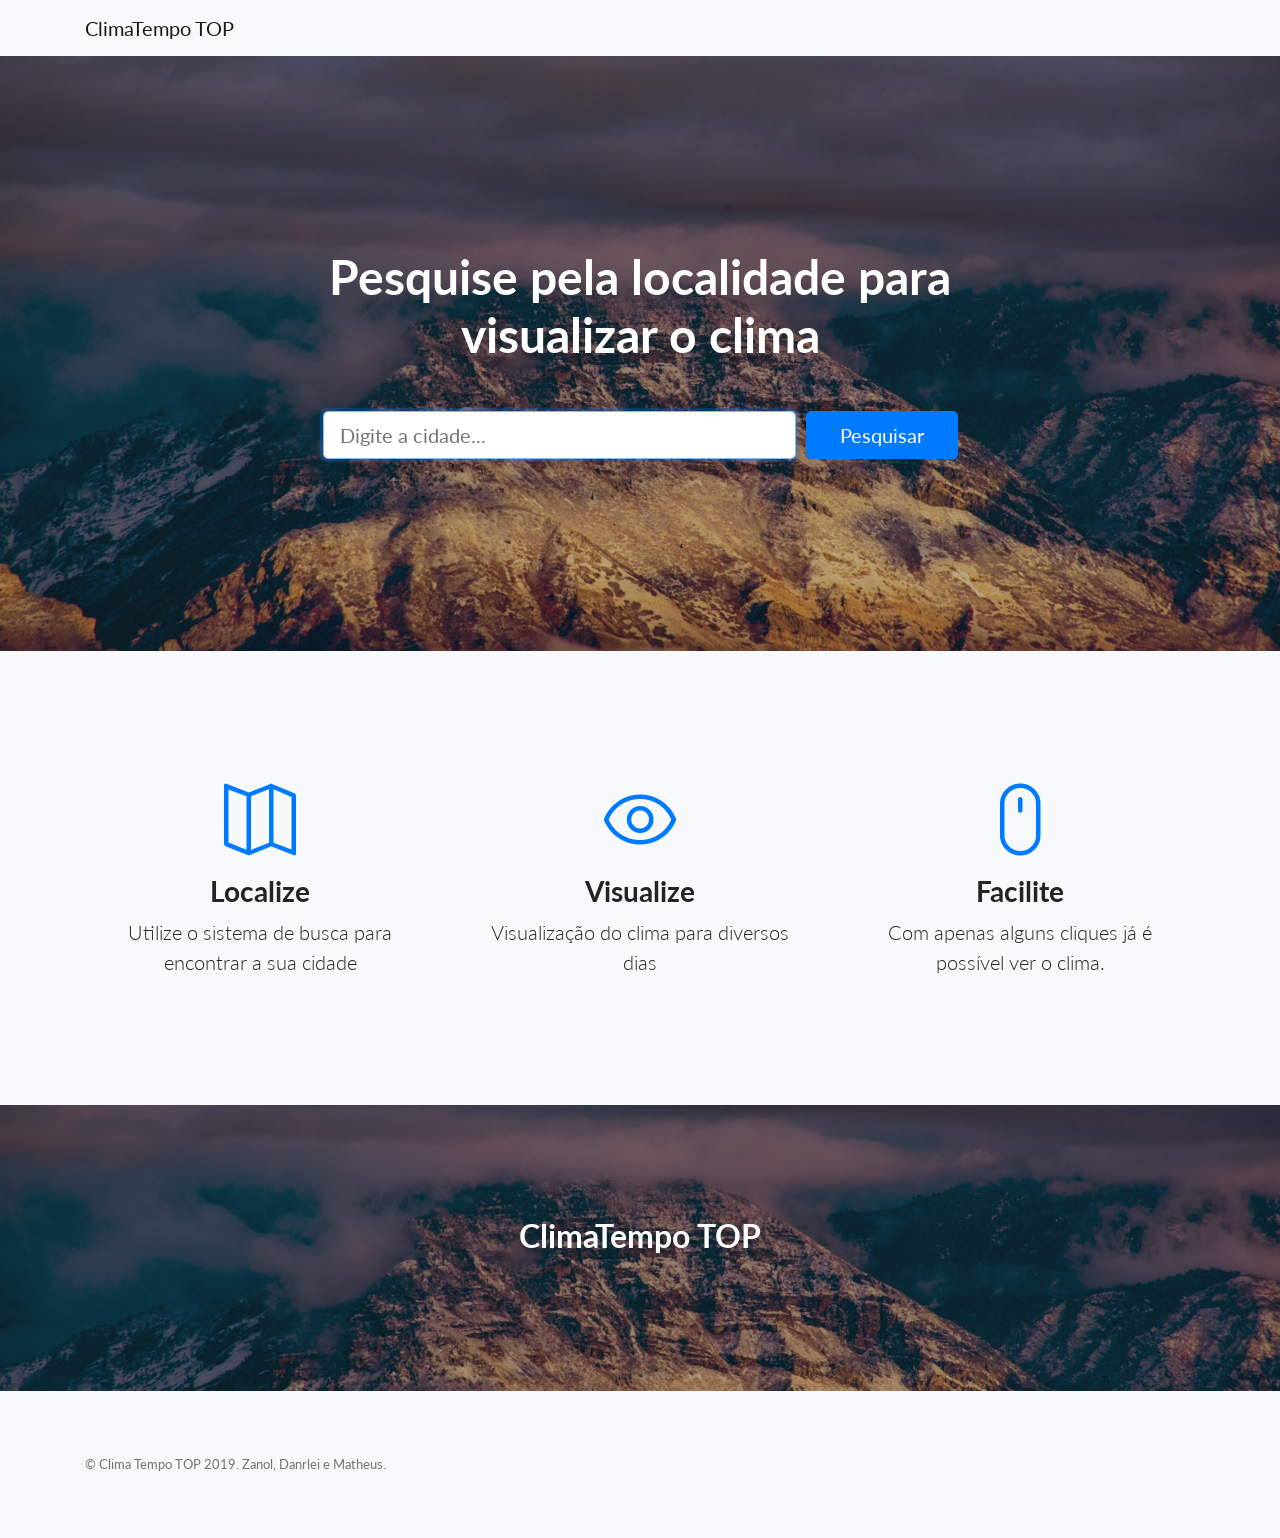
<file: ClimaTempoTOP/index.html>
<!DOCTYPE html>
<html lang="pt-Br">

<head>
	<meta charset="utf-8">
	<meta name="viewport" content="width=device-width, initial-scale=1, shrink-to-fit=no">
	<meta name="description" content="">
	<meta name="author" content="">

	<title>ClimaTempoTOP</title>

	<!-- Bootstrap core CSS -->
	<link href="vendor/bootstrap/css/bootstrap.min.css" rel="stylesheet">

        <link rel = "shortcut icon" type = "imagem/x-icon" href = "img/icone.ico"/>
        <link rel="stylesheet" type="text/css" href="css/zoom.css">
        <link rel="stylesheet" href="https://use.fontawesome.com/releases/v5.8.2/css/all.css" integrity="sha384-oS3vJWv+0UjzBfQzYUhtDYW+Pj2yciDJxpsK1OYPAYjqT085Qq/1cq5FLXAZQ7Ay" crossorigin="anonymous">
	<link href="vendor/fontawesome-free/css/all.min.css" rel="stylesheet">
	<link href="vendor/simple-line-icons/css/simple-line-icons.css" rel="stylesheet" type="text/css">
	<link href="https://fonts.googleapis.com/css?family=Lato:300,400,700,300italic,400italic,700italic" rel="stylesheet" type="text/css">
	<link href="css/landing-page.min.css" rel="stylesheet">

</head>

<body>
	<nav class="navbar navbar-light bg-light static-top">
		<div id="topo" class="container">
			<a class="navbar-brand" href="#">ClimaTempo TOP</a>
		</div>
	</nav>

	<header class="masthead text-white text-center">
		<div class="overlay"></div>
		<div class="container">
			<div class="row">
				<div class="col-xl-9 mx-auto">
					<h1 class="mb-5">Pesquise pela localidade para visualizar o clima</h1>
				</div>
				<div class="col-md-10 col-lg-8 col-xl-7 mx-auto">
					<form action="" id="formulario">
						<div class="form-row">
							<div class="col-12 col-md-9 mb-2 mb-md-0">
								<input autofocus type="text" id="cidadeDigitada" class="form-control form-control-lg" placeholder="Digite a cidade...">
							</div>
							<div class="col-12 col-md-3">
								<button type="submit" class="btn btn-block btn-lg btn-primary">Pesquisar</button>
							</div>
						</div>
					</form>
				</div>
			</div>
		</div>
	</header>

	<section class="features-icons bg-light text-center">
		<div class="container">
			<div class="row">
				<div class="col-lg-4">
					<div class="features-icons-item mx-auto mb-5 mb-lg-0 mb-lg-3">
						<div class="features-icons-icon d-flex">
							<i class="icon-map m-auto text-primary"></i>
						</div>
						<h3>Localize</h3>
						<p class="lead mb-0">Utilize o sistema de busca para encontrar a sua cidade</p>
					</div>
				</div>
				<div class="col-lg-4">
					<div class="features-icons-item mx-auto mb-5 mb-lg-0 mb-lg-3">
						<div class="features-icons-icon d-flex">
							<i class="icon-eye m-auto text-primary"></i>
						</div>
						<h3>Visualize</h3>
						<p class="lead mb-0">Visualização do clima para diversos dias</p>
					</div>
				</div>
				<div class="col-lg-4">
					<div class="features-icons-item mx-auto mb-0 mb-lg-3">
						<div class="features-icons-icon d-flex">
							<i class="icon-mouse m-auto text-primary"></i>
						</div>
						<h3>Facilite</h3>
						<p class="lead mb-0">Com apenas alguns cliques já é possível ver o clima.</p>
					</div>
				</div>
			</div>
		</div>
	</section>

	<section class="showcase">
		<div class="container-fluid p-0">
                    <div id="saida"></div>
		</div>
	</section>
        

	<section class="call-to-action text-white text-center">
		<div class="overlay"></div>
		<div class="container">
			<div class="row">
				<div class="col-xl-9 mx-auto">
					<h2 class="mb-4">ClimaTempo TOP</h2>
				</div>
				<div class="col-md-10 col-lg-8 col-xl-7 mx-auto">
				</div>
			</div>
		</div>
	</section>

	<footer class="footer bg-light">
		<div class="container">
			<div class="row">
				<div class="col-lg-6 h-100 text-center text-lg-left my-auto">
					<p class="text-muted small mb-4 mb-lg-0">&copy; Clima Tempo TOP 2019. Zanol, Danrlei e Matheus.</p>
				</div>
				<div class="col-lg-6 h-100 text-center text-lg-right my-auto">

				</div>
			</div>
		</div>
	</footer>

	<script src="vendor/jquery/jquery.min.js"></script>
	<script src="vendor/bootstrap/js/bootstrap.bundle.min.js"></script>
        <script type="text/javascript" src="js/purl.js"></script>
        <script type="text/javascript" src="js/funcoes.js"></script>
</body>
</html>
</file>
<file: ClimaTempoTOP/css/zoom.css>
.zoom {
	overflow: hidden;
}

.zoom img {
	max-width: 100%;
	-moz-transition: all 0.3s;
	-webkit-transition: all 0.3s;
	transition: all 0.3s;
}

.zoom:hover img {
	-moz-transform: scale(1.1);
	-webkit-transform: scale(1.1);
	transform: scale(1.1);
}

.text-item {
	position: absolute;
	left: 5%;
	right: 5%;
	bottom: 20px;
	z-index: 10;
	padding-top: 20px;
	padding-bottom: 20px;
	color: #ffffff;
	text-align: center;
	font-weight: 700;
	text-shadow: 0 1px 3px rgba(0,0,0,0.6);
}
</file>
<file: ClimaTempoTOP/vendor/simple-line-icons/css/simple-line-icons.css>
@font-face {
  font-family: 'simple-line-icons';
  src: url('../fonts/Simple-Line-Icons.eot?v=2.4.0');
  src: url('../fonts/Simple-Line-Icons.eot?v=2.4.0#iefix') format('embedded-opentype'), url('../fonts/Simple-Line-Icons.woff2?v=2.4.0') format('woff2'), url('../fonts/Simple-Line-Icons.ttf?v=2.4.0') format('truetype'), url('../fonts/Simple-Line-Icons.woff?v=2.4.0') format('woff'), url('../fonts/Simple-Line-Icons.svg?v=2.4.0#simple-line-icons') format('svg');
  font-weight: normal;
  font-style: normal;
}
/*
 Use the following CSS code if you want to have a class per icon.
 Instead of a list of all class selectors, you can use the generic [class*="icon-"] selector, but it's slower:
*/
.icon-user,
.icon-people,
.icon-user-female,
.icon-user-follow,
.icon-user-following,
.icon-user-unfollow,
.icon-login,
.icon-logout,
.icon-emotsmile,
.icon-phone,
.icon-call-end,
.icon-call-in,
.icon-call-out,
.icon-map,
.icon-location-pin,
.icon-direction,
.icon-directions,
.icon-compass,
.icon-layers,
.icon-menu,
.icon-list,
.icon-options-vertical,
.icon-options,
.icon-arrow-down,
.icon-arrow-left,
.icon-arrow-right,
.icon-arrow-up,
.icon-arrow-up-circle,
.icon-arrow-left-circle,
.icon-arrow-right-circle,
.icon-arrow-down-circle,
.icon-check,
.icon-clock,
.icon-plus,
.icon-minus,
.icon-close,
.icon-event,
.icon-exclamation,
.icon-organization,
.icon-trophy,
.icon-screen-smartphone,
.icon-screen-desktop,
.icon-plane,
.icon-notebook,
.icon-mustache,
.icon-mouse,
.icon-magnet,
.icon-energy,
.icon-disc,
.icon-cursor,
.icon-cursor-move,
.icon-crop,
.icon-chemistry,
.icon-speedometer,
.icon-shield,
.icon-screen-tablet,
.icon-magic-wand,
.icon-hourglass,
.icon-graduation,
.icon-ghost,
.icon-game-controller,
.icon-fire,
.icon-eyeglass,
.icon-envelope-open,
.icon-envelope-letter,
.icon-bell,
.icon-badge,
.icon-anchor,
.icon-wallet,
.icon-vector,
.icon-speech,
.icon-puzzle,
.icon-printer,
.icon-present,
.icon-playlist,
.icon-pin,
.icon-picture,
.icon-handbag,
.icon-globe-alt,
.icon-globe,
.icon-folder-alt,
.icon-folder,
.icon-film,
.icon-feed,
.icon-drop,
.icon-drawer,
.icon-docs,
.icon-doc,
.icon-diamond,
.icon-cup,
.icon-calculator,
.icon-bubbles,
.icon-briefcase,
.icon-book-open,
.icon-basket-loaded,
.icon-basket,
.icon-bag,
.icon-action-undo,
.icon-action-redo,
.icon-wrench,
.icon-umbrella,
.icon-trash,
.icon-tag,
.icon-support,
.icon-frame,
.icon-size-fullscreen,
.icon-size-actual,
.icon-shuffle,
.icon-share-alt,
.icon-share,
.icon-rocket,
.icon-question,
.icon-pie-chart,
.icon-pencil,
.icon-note,
.icon-loop,
.icon-home,
.icon-grid,
.icon-graph,
.icon-microphone,
.icon-music-tone-alt,
.icon-music-tone,
.icon-earphones-alt,
.icon-earphones,
.icon-equalizer,
.icon-like,
.icon-dislike,
.icon-control-start,
.icon-control-rewind,
.icon-control-play,
.icon-control-pause,
.icon-control-forward,
.icon-control-end,
.icon-volume-1,
.icon-volume-2,
.icon-volume-off,
.icon-calendar,
.icon-bulb,
.icon-chart,
.icon-ban,
.icon-bubble,
.icon-camrecorder,
.icon-camera,
.icon-cloud-download,
.icon-cloud-upload,
.icon-envelope,
.icon-eye,
.icon-flag,
.icon-heart,
.icon-info,
.icon-key,
.icon-link,
.icon-lock,
.icon-lock-open,
.icon-magnifier,
.icon-magnifier-add,
.icon-magnifier-remove,
.icon-paper-clip,
.icon-paper-plane,
.icon-power,
.icon-refresh,
.icon-reload,
.icon-settings,
.icon-star,
.icon-symbol-female,
.icon-symbol-male,
.icon-target,
.icon-credit-card,
.icon-paypal,
.icon-social-tumblr,
.icon-social-twitter,
.icon-social-facebook,
.icon-social-instagram,
.icon-social-linkedin,
.icon-social-pinterest,
.icon-social-github,
.icon-social-google,
.icon-social-reddit,
.icon-social-skype,
.icon-social-dribbble,
.icon-social-behance,
.icon-social-foursqare,
.icon-social-soundcloud,
.icon-social-spotify,
.icon-social-stumbleupon,
.icon-social-youtube,
.icon-social-dropbox,
.icon-social-vkontakte,
.icon-social-steam {
  font-family: 'simple-line-icons';
  speak: none;
  font-style: normal;
  font-weight: normal;
  font-variant: normal;
  text-transform: none;
  line-height: 1;
  /* Better Font Rendering =========== */
  -webkit-font-smoothing: antialiased;
  -moz-osx-font-smoothing: grayscale;
}
.icon-user:before {
  content: "\e005";
}
.icon-people:before {
  content: "\e001";
}
.icon-user-female:before {
  content: "\e000";
}
.icon-user-follow:before {
  content: "\e002";
}
.icon-user-following:before {
  content: "\e003";
}
.icon-user-unfollow:before {
  content: "\e004";
}
.icon-login:before {
  content: "\e066";
}
.icon-logout:before {
  content: "\e065";
}
.icon-emotsmile:before {
  content: "\e021";
}
.icon-phone:before {
  content: "\e600";
}
.icon-call-end:before {
  content: "\e048";
}
.icon-call-in:before {
  content: "\e047";
}
.icon-call-out:before {
  content: "\e046";
}
.icon-map:before {
  content: "\e033";
}
.icon-location-pin:before {
  content: "\e096";
}
.icon-direction:before {
  content: "\e042";
}
.icon-directions:before {
  content: "\e041";
}
.icon-compass:before {
  content: "\e045";
}
.icon-layers:before {
  content: "\e034";
}
.icon-menu:before {
  content: "\e601";
}
.icon-list:before {
  content: "\e067";
}
.icon-options-vertical:before {
  content: "\e602";
}
.icon-options:before {
  content: "\e603";
}
.icon-arrow-down:before {
  content: "\e604";
}
.icon-arrow-left:before {
  content: "\e605";
}
.icon-arrow-right:before {
  content: "\e606";
}
.icon-arrow-up:before {
  content: "\e607";
}
.icon-arrow-up-circle:before {
  content: "\e078";
}
.icon-arrow-left-circle:before {
  content: "\e07a";
}
.icon-arrow-right-circle:before {
  content: "\e079";
}
.icon-arrow-down-circle:before {
  content: "\e07b";
}
.icon-check:before {
  content: "\e080";
}
.icon-clock:before {
  content: "\e081";
}
.icon-plus:before {
  content: "\e095";
}
.icon-minus:before {
  content: "\e615";
}
.icon-close:before {
  content: "\e082";
}
.icon-event:before {
  content: "\e619";
}
.icon-exclamation:before {
  content: "\e617";
}
.icon-organization:before {
  content: "\e616";
}
.icon-trophy:before {
  content: "\e006";
}
.icon-screen-smartphone:before {
  content: "\e010";
}
.icon-screen-desktop:before {
  content: "\e011";
}
.icon-plane:before {
  content: "\e012";
}
.icon-notebook:before {
  content: "\e013";
}
.icon-mustache:before {
  content: "\e014";
}
.icon-mouse:before {
  content: "\e015";
}
.icon-magnet:before {
  content: "\e016";
}
.icon-energy:before {
  content: "\e020";
}
.icon-disc:before {
  content: "\e022";
}
.icon-cursor:before {
  content: "\e06e";
}
.icon-cursor-move:before {
  content: "\e023";
}
.icon-crop:before {
  content: "\e024";
}
.icon-chemistry:before {
  content: "\e026";
}
.icon-speedometer:before {
  content: "\e007";
}
.icon-shield:before {
  content: "\e00e";
}
.icon-screen-tablet:before {
  content: "\e00f";
}
.icon-magic-wand:before {
  content: "\e017";
}
.icon-hourglass:before {
  content: "\e018";
}
.icon-graduation:before {
  content: "\e019";
}
.icon-ghost:before {
  content: "\e01a";
}
.icon-game-controller:before {
  content: "\e01b";
}
.icon-fire:before {
  content: "\e01c";
}
.icon-eyeglass:before {
  content: "\e01d";
}
.icon-envelope-open:before {
  content: "\e01e";
}
.icon-envelope-letter:before {
  content: "\e01f";
}
.icon-bell:before {
  content: "\e027";
}
.icon-badge:before {
  content: "\e028";
}
.icon-anchor:before {
  content: "\e029";
}
.icon-wallet:before {
  content: "\e02a";
}
.icon-vector:before {
  content: "\e02b";
}
.icon-speech:before {
  content: "\e02c";
}
.icon-puzzle:before {
  content: "\e02d";
}
.icon-printer:before {
  content: "\e02e";
}
.icon-present:before {
  content: "\e02f";
}
.icon-playlist:before {
  content: "\e030";
}
.icon-pin:before {
  content: "\e031";
}
.icon-picture:before {
  content: "\e032";
}
.icon-handbag:before {
  content: "\e035";
}
.icon-globe-alt:before {
  content: "\e036";
}
.icon-globe:before {
  content: "\e037";
}
.icon-folder-alt:before {
  content: "\e039";
}
.icon-folder:before {
  content: "\e089";
}
.icon-film:before {
  content: "\e03a";
}
.icon-feed:before {
  content: "\e03b";
}
.icon-drop:before {
  content: "\e03e";
}
.icon-drawer:before {
  content: "\e03f";
}
.icon-docs:before {
  content: "\e040";
}
.icon-doc:before {
  content: "\e085";
}
.icon-diamond:before {
  content: "\e043";
}
.icon-cup:before {
  content: "\e044";
}
.icon-calculator:before {
  content: "\e049";
}
.icon-bubbles:before {
  content: "\e04a";
}
.icon-briefcase:before {
  content: "\e04b";
}
.icon-book-open:before {
  content: "\e04c";
}
.icon-basket-loaded:before {
  content: "\e04d";
}
.icon-basket:before {
  content: "\e04e";
}
.icon-bag:before {
  content: "\e04f";
}
.icon-action-undo:before {
  content: "\e050";
}
.icon-action-redo:before {
  content: "\e051";
}
.icon-wrench:before {
  content: "\e052";
}
.icon-umbrella:before {
  content: "\e053";
}
.icon-trash:before {
  content: "\e054";
}
.icon-tag:before {
  content: "\e055";
}
.icon-support:before {
  content: "\e056";
}
.icon-frame:before {
  content: "\e038";
}
.icon-size-fullscreen:before {
  content: "\e057";
}
.icon-size-actual:before {
  content: "\e058";
}
.icon-shuffle:before {
  content: "\e059";
}
.icon-share-alt:before {
  content: "\e05a";
}
.icon-share:before {
  content: "\e05b";
}
.icon-rocket:before {
  content: "\e05c";
}
.icon-question:before {
  content: "\e05d";
}
.icon-pie-chart:before {
  content: "\e05e";
}
.icon-pencil:before {
  content: "\e05f";
}
.icon-note:before {
  content: "\e060";
}
.icon-loop:before {
  content: "\e064";
}
.icon-home:before {
  content: "\e069";
}
.icon-grid:before {
  content: "\e06a";
}
.icon-graph:before {
  content: "\e06b";
}
.icon-microphone:before {
  content: "\e063";
}
.icon-music-tone-alt:before {
  content: "\e061";
}
.icon-music-tone:before {
  content: "\e062";
}
.icon-earphones-alt:before {
  content: "\e03c";
}
.icon-earphones:before {
  content: "\e03d";
}
.icon-equalizer:before {
  content: "\e06c";
}
.icon-like:before {
  content: "\e068";
}
.icon-dislike:before {
  content: "\e06d";
}
.icon-control-start:before {
  content: "\e06f";
}
.icon-control-rewind:before {
  content: "\e070";
}
.icon-control-play:before {
  content: "\e071";
}
.icon-control-pause:before {
  content: "\e072";
}
.icon-control-forward:before {
  content: "\e073";
}
.icon-control-end:before {
  content: "\e074";
}
.icon-volume-1:before {
  content: "\e09f";
}
.icon-volume-2:before {
  content: "\e0a0";
}
.icon-volume-off:before {
  content: "\e0a1";
}
.icon-calendar:before {
  content: "\e075";
}
.icon-bulb:before {
  content: "\e076";
}
.icon-chart:before {
  content: "\e077";
}
.icon-ban:before {
  content: "\e07c";
}
.icon-bubble:before {
  content: "\e07d";
}
.icon-camrecorder:before {
  content: "\e07e";
}
.icon-camera:before {
  content: "\e07f";
}
.icon-cloud-download:before {
  content: "\e083";
}
.icon-cloud-upload:before {
  content: "\e084";
}
.icon-envelope:before {
  content: "\e086";
}
.icon-eye:before {
  content: "\e087";
}
.icon-flag:before {
  content: "\e088";
}
.icon-heart:before {
  content: "\e08a";
}
.icon-info:before {
  content: "\e08b";
}
.icon-key:before {
  content: "\e08c";
}
.icon-link:before {
  content: "\e08d";
}
.icon-lock:before {
  content: "\e08e";
}
.icon-lock-open:before {
  content: "\e08f";
}
.icon-magnifier:before {
  content: "\e090";
}
.icon-magnifier-add:before {
  content: "\e091";
}
.icon-magnifier-remove:before {
  content: "\e092";
}
.icon-paper-clip:before {
  content: "\e093";
}
.icon-paper-plane:before {
  content: "\e094";
}
.icon-power:before {
  content: "\e097";
}
.icon-refresh:before {
  content: "\e098";
}
.icon-reload:before {
  content: "\e099";
}
.icon-settings:before {
  content: "\e09a";
}
.icon-star:before {
  content: "\e09b";
}
.icon-symbol-female:before {
  content: "\e09c";
}
.icon-symbol-male:before {
  content: "\e09d";
}
.icon-target:before {
  content: "\e09e";
}
.icon-credit-card:before {
  content: "\e025";
}
.icon-paypal:before {
  content: "\e608";
}
.icon-social-tumblr:before {
  content: "\e00a";
}
.icon-social-twitter:before {
  content: "\e009";
}
.icon-social-facebook:before {
  content: "\e00b";
}
.icon-social-instagram:before {
  content: "\e609";
}
.icon-social-linkedin:before {
  content: "\e60a";
}
.icon-social-pinterest:before {
  content: "\e60b";
}
.icon-social-github:before {
  content: "\e60c";
}
.icon-social-google:before {
  content: "\e60d";
}
.icon-social-reddit:before {
  content: "\e60e";
}
.icon-social-skype:before {
  content: "\e60f";
}
.icon-social-dribbble:before {
  content: "\e00d";
}
.icon-social-behance:before {
  content: "\e610";
}
.icon-social-foursqare:before {
  content: "\e611";
}
.icon-social-soundcloud:before {
  content: "\e612";
}
.icon-social-spotify:before {
  content: "\e613";
}
.icon-social-stumbleupon:before {
  content: "\e614";
}
.icon-social-youtube:before {
  content: "\e008";
}
.icon-social-dropbox:before {
  content: "\e00c";
}
.icon-social-vkontakte:before {
  content: "\e618";
}
.icon-social-steam:before {
  content: "\e620";
}
</file>
<file: ClimaTempoTOP/css/landing-page.min.css>
/*!
 * Start Bootstrap - Landing Page v5.0.4 (https://startbootstrap.com/template-overviews/landing-page)
 * Copyright 2013-2019 Start Bootstrap
 * Licensed under MIT (https://github.com/BlackrockDigital/startbootstrap-landing-page/blob/master/LICENSE)
 */body{font-family:Lato,'Helvetica Neue',Helvetica,Arial,sans-serif}h1,h2,h3,h4,h5,h6{font-family:Lato,'Helvetica Neue',Helvetica,Arial,sans-serif;font-weight:700}header.masthead{position:relative;background-color:#343a40;background:url(../img/bg-masthead.jpg) no-repeat center center;background-size:cover;padding-top:8rem;padding-bottom:8rem}header.masthead .overlay{position:absolute;background-color:#212529;height:100%;width:100%;top:0;left:0;opacity:.3}header.masthead h1{font-size:2rem}@media (min-width:768px){header.masthead{padding-top:12rem;padding-bottom:12rem}header.masthead h1{font-size:3rem}}.showcase .showcase-text{padding:3rem}.showcase .showcase-img{min-height:30rem;background-size:cover}@media (min-width:768px){.showcase .showcase-text{padding:7rem}}.features-icons{padding-top:7rem;padding-bottom:7rem}.features-icons .features-icons-item{max-width:20rem}.features-icons .features-icons-item .features-icons-icon{height:7rem}.features-icons .features-icons-item .features-icons-icon i{font-size:4.5rem}.features-icons .features-icons-item:hover .features-icons-icon i{font-size:5rem}.testimonials{padding-top:7rem;padding-bottom:7rem}.testimonials .testimonial-item{max-width:18rem}.testimonials .testimonial-item img{max-width:12rem;-webkit-box-shadow:0 5px 5px 0 #adb5bd;box-shadow:0 5px 5px 0 #adb5bd}.call-to-action{position:relative;background-color:#343a40;background:url(../img/bg-masthead.jpg) no-repeat center center;background-size:cover;padding-top:7rem;padding-bottom:7rem}.call-to-action .overlay{position:absolute;background-color:#212529;height:100%;width:100%;top:0;left:0;opacity:.3}footer.footer{padding-top:4rem;padding-bottom:4rem}
</file>
